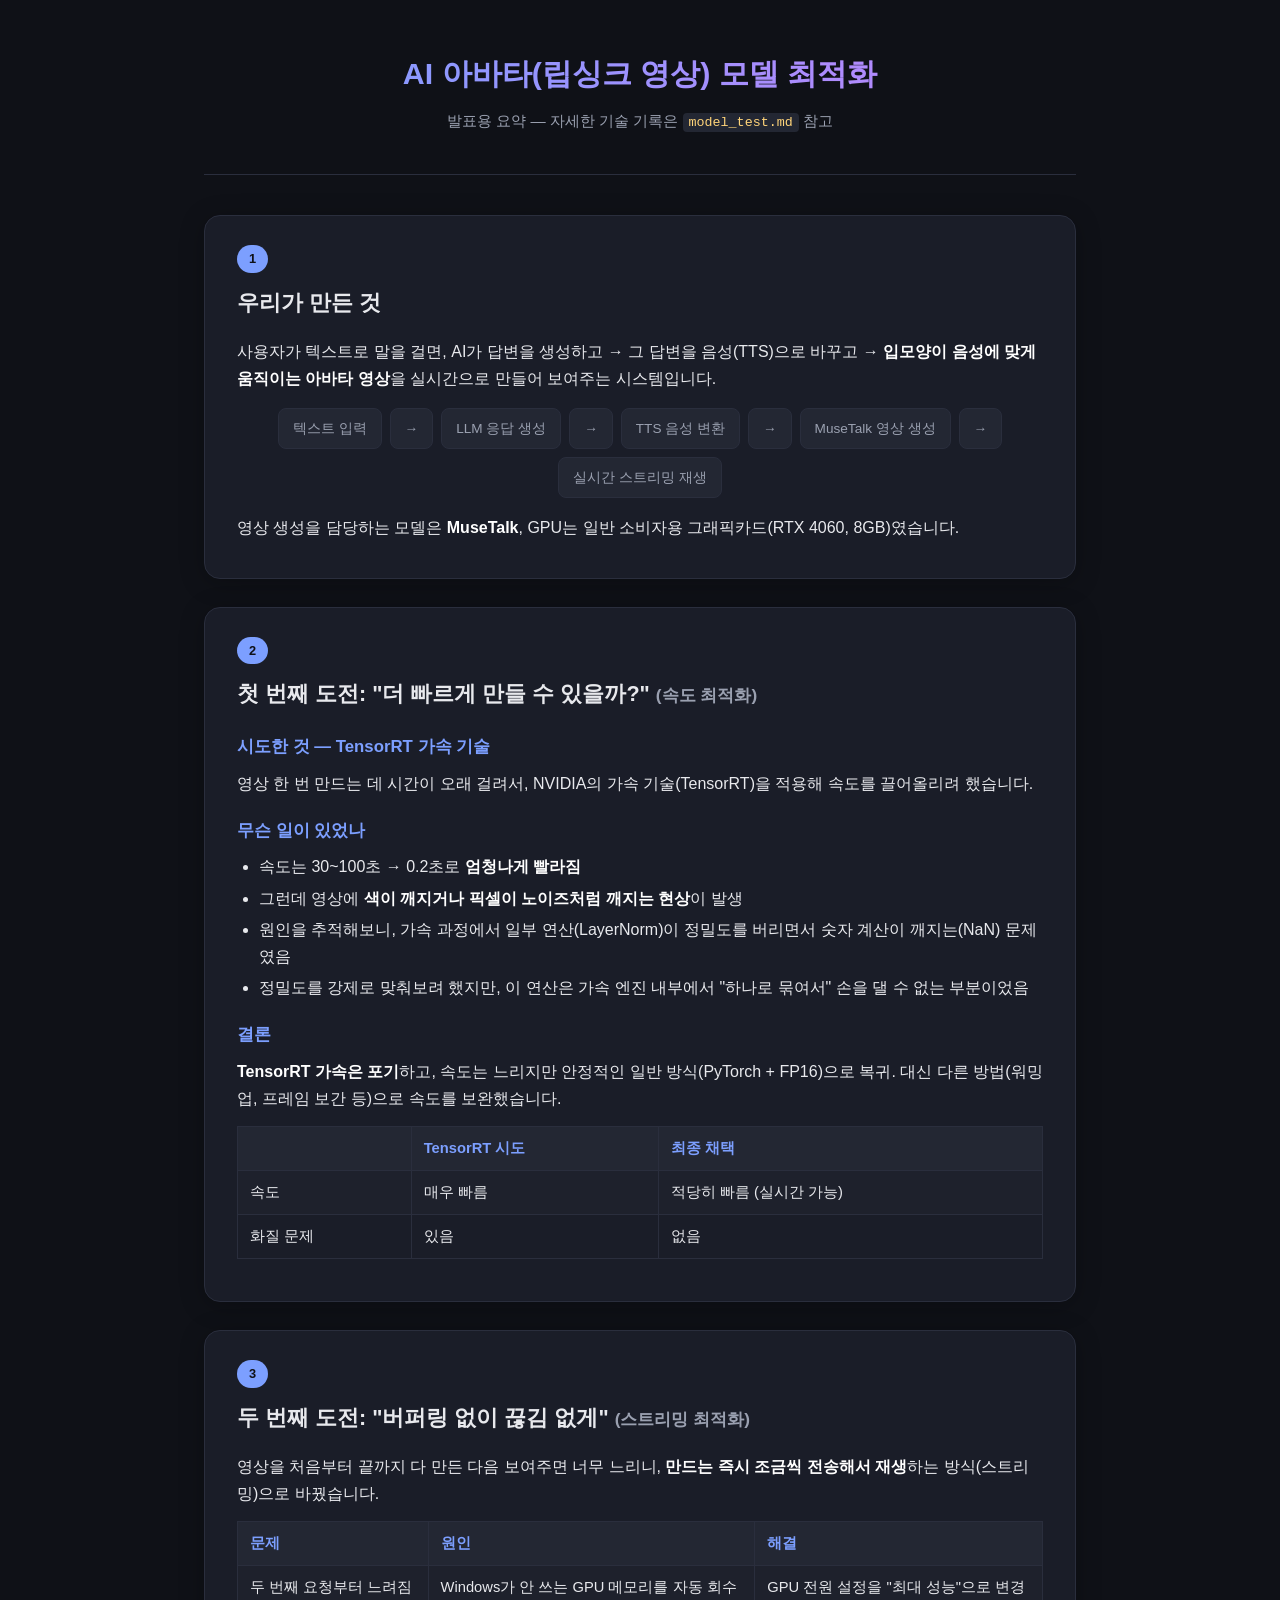
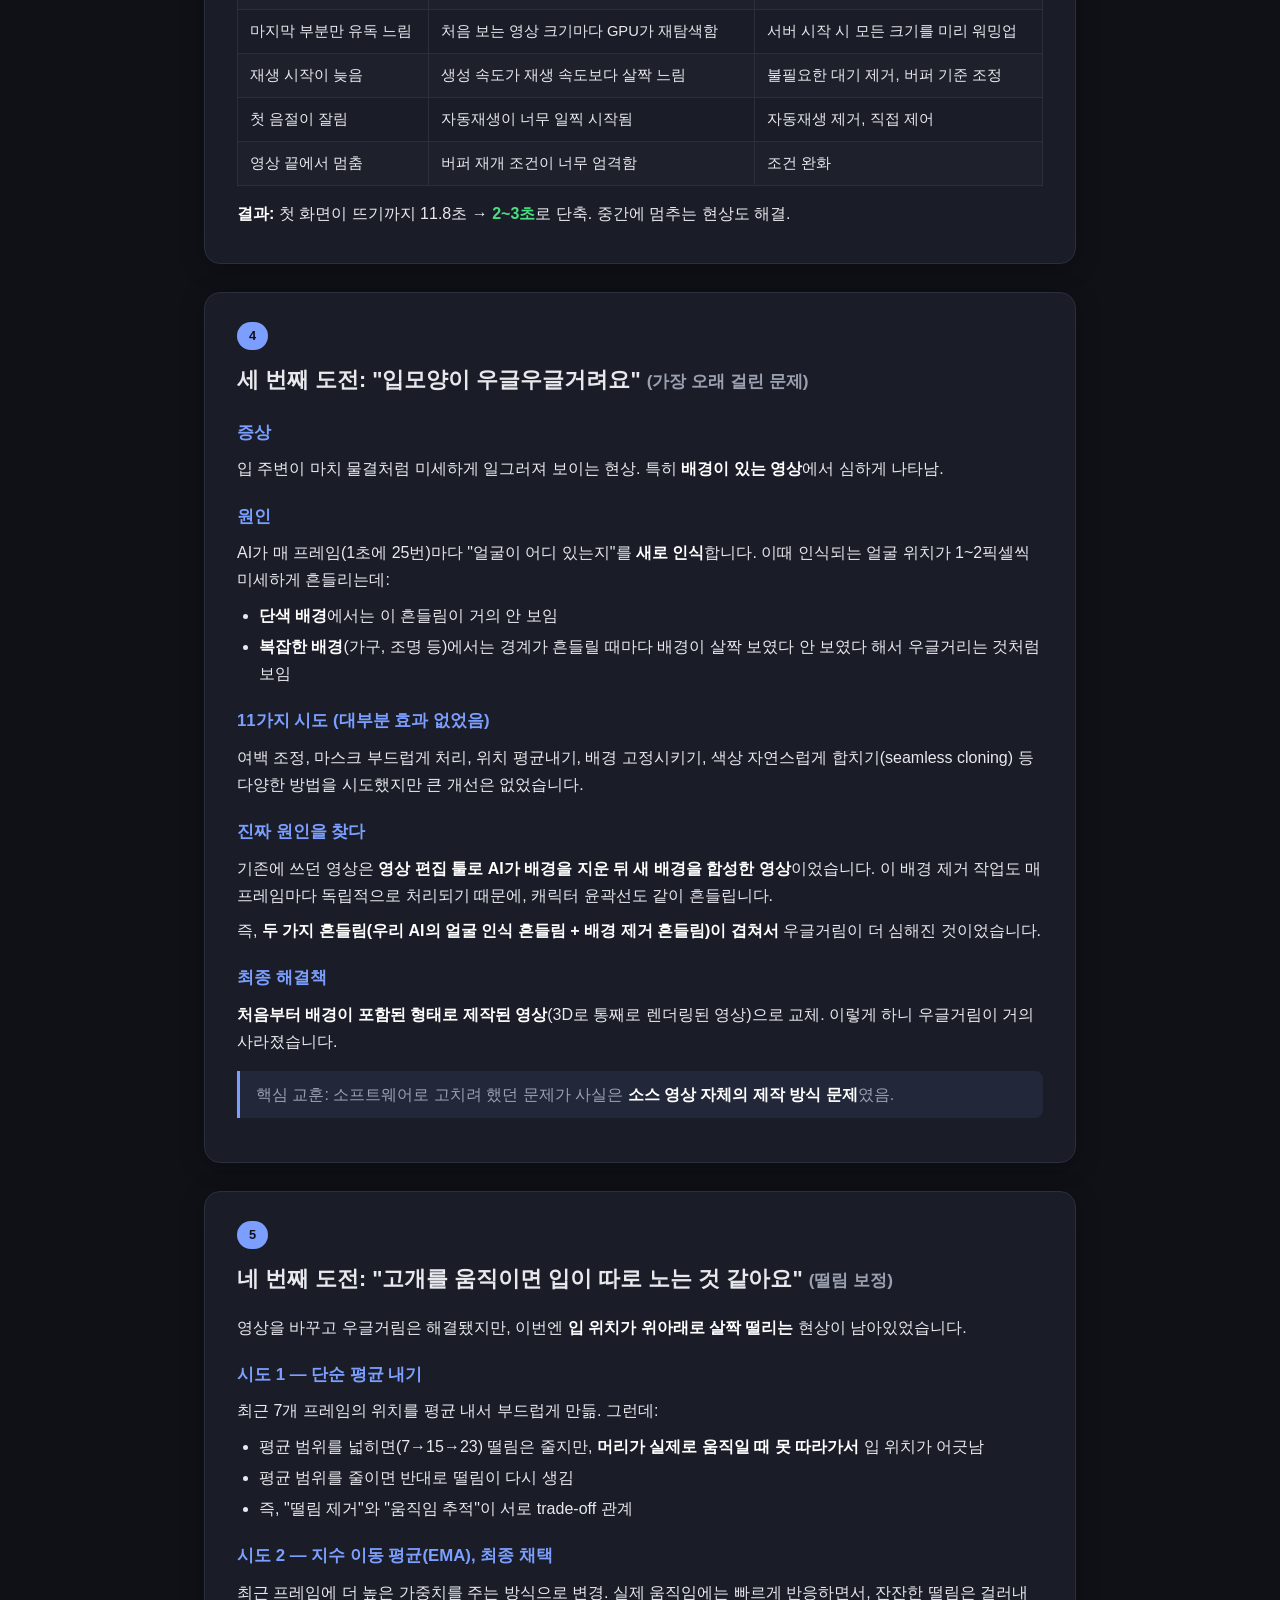
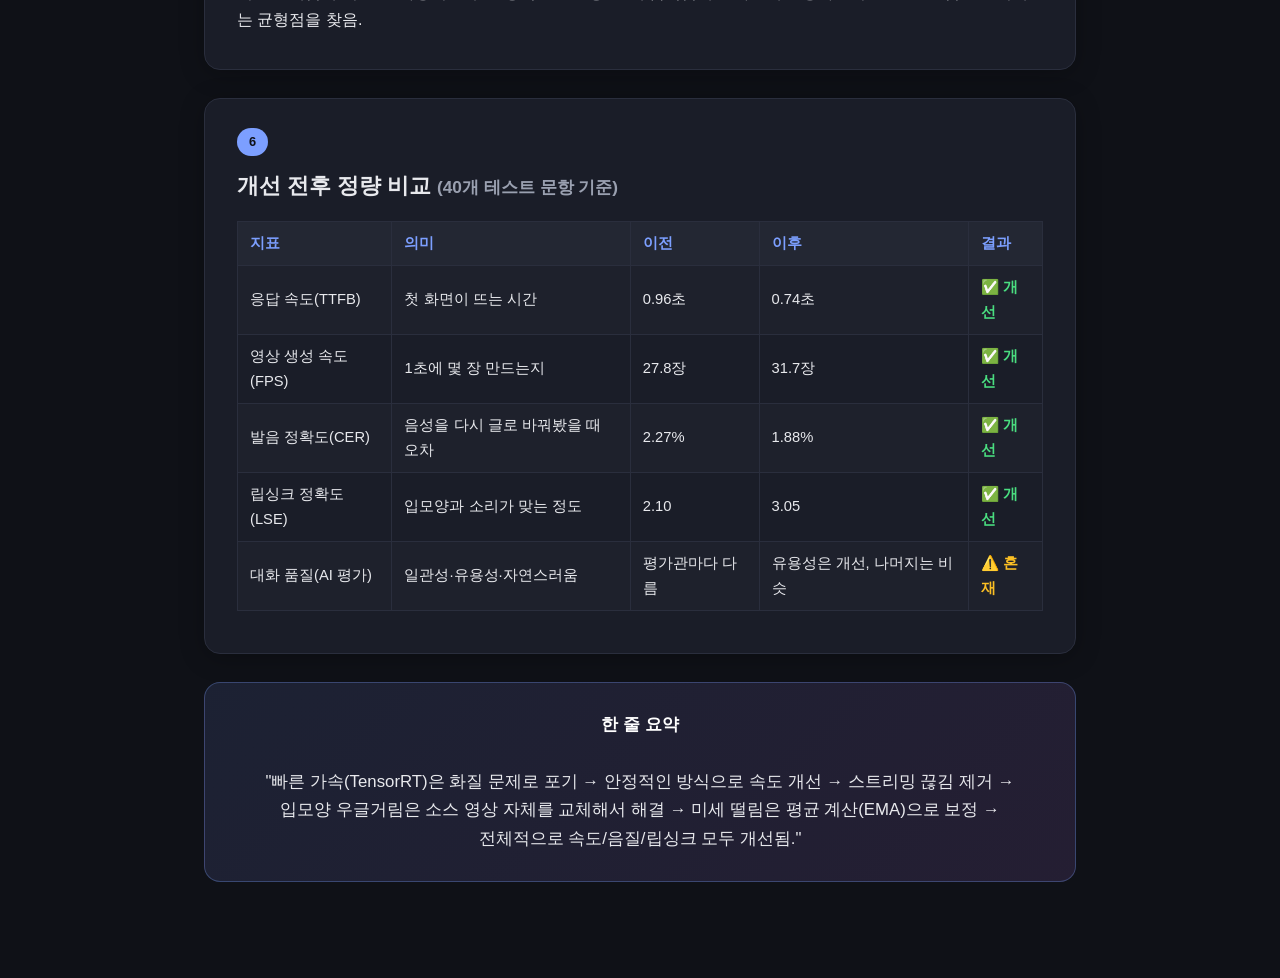
<file: 발표용_모델최적화_요약.html>
<!DOCTYPE html>
<html lang="ko">
<head>
<meta charset="UTF-8">
<meta name="viewport" content="width=device-width, initial-scale=1.0">
<title>AI 아바타 모델 최적화 — 발표용 요약</title>
<style>
  :root {
    --bg: #0f1117;
    --card: #1a1d28;
    --card-border: #2a2e3d;
    --text: #e8e9ed;
    --muted: #9aa0b0;
    --accent: #7c9fff;
    --good: #4ade80;
    --warn: #fbbf24;
    --bad: #f87171;
  }
  * { box-sizing: border-box; }
  body {
    margin: 0;
    padding: 0;
    background: var(--bg);
    color: var(--text);
    font-family: "Segoe UI", "Apple SD Gothic Neo", "Malgun Gothic", sans-serif;
    line-height: 1.7;
  }
  .wrap {
    max-width: 920px;
    margin: 0 auto;
    padding: 48px 24px 96px;
  }
  header.title {
    text-align: center;
    margin-bottom: 12px;
  }
  header.title h1 {
    font-size: 1.9rem;
    margin: 0 0 8px;
    background: linear-gradient(90deg, #7c9fff, #c084fc);
    -webkit-background-clip: text;
    background-clip: text;
    color: transparent;
  }
  header.title p {
    color: var(--muted);
    font-size: 0.95rem;
    margin: 0;
  }
  .divider {
    border: none;
    border-top: 1px solid var(--card-border);
    margin: 40px 0;
  }
  section.card {
    background: var(--card);
    border: 1px solid var(--card-border);
    border-radius: 16px;
    padding: 28px 32px;
    margin-bottom: 28px;
    box-shadow: 0 4px 24px rgba(0,0,0,0.25);
  }
  section.card .num {
    display: inline-block;
    background: var(--accent);
    color: #0f1117;
    font-weight: 700;
    font-size: 0.8rem;
    border-radius: 999px;
    padding: 3px 12px;
    margin-bottom: 12px;
  }
  h2 {
    font-size: 1.35rem;
    margin: 0 0 16px;
  }
  h3 {
    font-size: 1.05rem;
    color: var(--accent);
    margin: 20px 0 8px;
  }
  p { margin: 8px 0; }
  ul { margin: 8px 0; padding-left: 22px; }
  li { margin: 4px 0; }
  strong { color: #fff; }
  blockquote {
    border-left: 3px solid var(--accent);
    margin: 16px 0;
    padding: 10px 16px;
    background: rgba(124,159,255,0.08);
    border-radius: 0 8px 8px 0;
    color: var(--muted);
    font-style: normal;
  }
  table {
    width: 100%;
    border-collapse: collapse;
    margin: 14px 0;
    font-size: 0.92rem;
  }
  th, td {
    border: 1px solid var(--card-border);
    padding: 9px 12px;
    text-align: left;
  }
  th {
    background: #232733;
    color: var(--accent);
    font-weight: 600;
  }
  tr:nth-child(even) td { background: rgba(255,255,255,0.02); }
  code {
    background: #232733;
    padding: 2px 6px;
    border-radius: 4px;
    font-size: 0.88em;
    color: #ffd479;
  }
  .tag-good { color: var(--good); font-weight: 600; }
  .tag-warn { color: var(--warn); font-weight: 600; }
  .summary-box {
    background: linear-gradient(135deg, rgba(124,159,255,0.12), rgba(192,132,252,0.12));
    border: 1px solid rgba(124,159,255,0.3);
    border-radius: 16px;
    padding: 28px 32px;
    text-align: center;
    font-size: 1.05rem;
    margin-top: 12px;
  }
  .flow {
    display: flex;
    flex-wrap: wrap;
    gap: 8px;
    justify-content: center;
    margin: 16px 0;
  }
  .flow span {
    background: #232733;
    border: 1px solid var(--card-border);
    border-radius: 8px;
    padding: 8px 14px;
    font-size: 0.85rem;
    color: var(--muted);
  }
  @media print {
    body { background: #fff; color: #111; }
    section.card { box-shadow: none; border: 1px solid #ddd; break-inside: avoid; }
  }
</style>
</head>
<body>
<div class="wrap">

  <header class="title">
    <h1>AI 아바타(립싱크 영상) 모델 최적화</h1>
    <p>발표용 요약 — 자세한 기술 기록은 <code>model_test.md</code> 참고</p>
  </header>

  <hr class="divider">

  <section class="card">
    <span class="num">1</span>
    <h2>우리가 만든 것</h2>
    <p>사용자가 텍스트로 말을 걸면, AI가 답변을 생성하고 → 그 답변을 음성(TTS)으로 바꾸고 → <strong>입모양이 음성에 맞게 움직이는 아바타 영상</strong>을 실시간으로 만들어 보여주는 시스템입니다.</p>
    <div class="flow">
      <span>텍스트 입력</span><span>→</span><span>LLM 응답 생성</span><span>→</span><span>TTS 음성 변환</span><span>→</span><span>MuseTalk 영상 생성</span><span>→</span><span>실시간 스트리밍 재생</span>
    </div>
    <p>영상 생성을 담당하는 모델은 <strong>MuseTalk</strong>, GPU는 일반 소비자용 그래픽카드(RTX 4060, 8GB)였습니다.</p>
  </section>

  <section class="card">
    <span class="num">2</span>
    <h2>첫 번째 도전: "더 빠르게 만들 수 있을까?" <span style="color:var(--muted); font-size:0.8em;">(속도 최적화)</span></h2>

    <h3>시도한 것 — TensorRT 가속 기술</h3>
    <p>영상 한 번 만드는 데 시간이 오래 걸려서, NVIDIA의 가속 기술(TensorRT)을 적용해 속도를 끌어올리려 했습니다.</p>

    <h3>무슨 일이 있었나</h3>
    <ul>
      <li>속도는 30~100초 → 0.2초로 <strong>엄청나게 빨라짐</strong></li>
      <li>그런데 영상에 <strong>색이 깨지거나 픽셀이 노이즈처럼 깨지는 현상</strong>이 발생</li>
      <li>원인을 추적해보니, 가속 과정에서 일부 연산(LayerNorm)이 정밀도를 버리면서 숫자 계산이 깨지는(NaN) 문제였음</li>
      <li>정밀도를 강제로 맞춰보려 했지만, 이 연산은 가속 엔진 내부에서 "하나로 묶여서" 손을 댈 수 없는 부분이었음</li>
    </ul>

    <h3>결론</h3>
    <p><strong>TensorRT 가속은 포기</strong>하고, 속도는 느리지만 안정적인 일반 방식(PyTorch + FP16)으로 복귀. 대신 다른 방법(워밍업, 프레임 보간 등)으로 속도를 보완했습니다.</p>
    <table>
      <tr><th></th><th>TensorRT 시도</th><th>최종 채택</th></tr>
      <tr><td>속도</td><td>매우 빠름</td><td>적당히 빠름 (실시간 가능)</td></tr>
      <tr><td>화질 문제</td><td>있음</td><td>없음</td></tr>
    </table>
  </section>

  <section class="card">
    <span class="num">3</span>
    <h2>두 번째 도전: "버퍼링 없이 끊김 없게" <span style="color:var(--muted); font-size:0.8em;">(스트리밍 최적화)</span></h2>
    <p>영상을 처음부터 끝까지 다 만든 다음 보여주면 너무 느리니, <strong>만드는 즉시 조금씩 전송해서 재생</strong>하는 방식(스트리밍)으로 바꿨습니다.</p>
    <table>
      <tr><th>문제</th><th>원인</th><th>해결</th></tr>
      <tr><td>두 번째 요청부터 느려짐</td><td>Windows가 안 쓰는 GPU 메모리를 자동 회수</td><td>GPU 전원 설정을 "최대 성능"으로 변경</td></tr>
      <tr><td>마지막 부분만 유독 느림</td><td>처음 보는 영상 크기마다 GPU가 재탐색함</td><td>서버 시작 시 모든 크기를 미리 워밍업</td></tr>
      <tr><td>재생 시작이 늦음</td><td>생성 속도가 재생 속도보다 살짝 느림</td><td>불필요한 대기 제거, 버퍼 기준 조정</td></tr>
      <tr><td>첫 음절이 잘림</td><td>자동재생이 너무 일찍 시작됨</td><td>자동재생 제거, 직접 제어</td></tr>
      <tr><td>영상 끝에서 멈춤</td><td>버퍼 재개 조건이 너무 엄격함</td><td>조건 완화</td></tr>
    </table>
    <p><strong>결과:</strong> 첫 화면이 뜨기까지 11.8초 → <span class="tag-good">2~3초</span>로 단축. 중간에 멈추는 현상도 해결.</p>
  </section>

  <section class="card">
    <span class="num">4</span>
    <h2>세 번째 도전: "입모양이 우글우글거려요" <span style="color:var(--muted); font-size:0.8em;">(가장 오래 걸린 문제)</span></h2>

    <h3>증상</h3>
    <p>입 주변이 마치 물결처럼 미세하게 일그러져 보이는 현상. 특히 <strong>배경이 있는 영상</strong>에서 심하게 나타남.</p>

    <h3>원인</h3>
    <p>AI가 매 프레임(1초에 25번)마다 "얼굴이 어디 있는지"를 <strong>새로 인식</strong>합니다. 이때 인식되는 얼굴 위치가 1~2픽셀씩 미세하게 흔들리는데:</p>
    <ul>
      <li><strong>단색 배경</strong>에서는 이 흔들림이 거의 안 보임</li>
      <li><strong>복잡한 배경</strong>(가구, 조명 등)에서는 경계가 흔들릴 때마다 배경이 살짝 보였다 안 보였다 해서 우글거리는 것처럼 보임</li>
    </ul>

    <h3>11가지 시도 (대부분 효과 없었음)</h3>
    <p>여백 조정, 마스크 부드럽게 처리, 위치 평균내기, 배경 고정시키기, 색상 자연스럽게 합치기(seamless cloning) 등 다양한 방법을 시도했지만 큰 개선은 없었습니다.</p>

    <h3>진짜 원인을 찾다</h3>
    <p>기존에 쓰던 영상은 <strong>영상 편집 툴로 AI가 배경을 지운 뒤 새 배경을 합성한 영상</strong>이었습니다. 이 배경 제거 작업도 매 프레임마다 독립적으로 처리되기 때문에, 캐릭터 윤곽선도 같이 흔들립니다.</p>
    <p>즉, <strong>두 가지 흔들림(우리 AI의 얼굴 인식 흔들림 + 배경 제거 흔들림)이 겹쳐서</strong> 우글거림이 더 심해진 것이었습니다.</p>

    <h3>최종 해결책</h3>
    <p><strong>처음부터 배경이 포함된 형태로 제작된 영상</strong>(3D로 통째로 렌더링된 영상)으로 교체. 이렇게 하니 우글거림이 거의 사라졌습니다.</p>
    <blockquote>핵심 교훈: 소프트웨어로 고치려 했던 문제가 사실은 <strong>소스 영상 자체의 제작 방식 문제</strong>였음.</blockquote>
  </section>

  <section class="card">
    <span class="num">5</span>
    <h2>네 번째 도전: "고개를 움직이면 입이 따로 노는 것 같아요" <span style="color:var(--muted); font-size:0.8em;">(떨림 보정)</span></h2>
    <p>영상을 바꾸고 우글거림은 해결됐지만, 이번엔 <strong>입 위치가 위아래로 살짝 떨리는</strong> 현상이 남아있었습니다.</p>

    <h3>시도 1 — 단순 평균 내기</h3>
    <p>최근 7개 프레임의 위치를 평균 내서 부드럽게 만듦. 그런데:</p>
    <ul>
      <li>평균 범위를 넓히면(7→15→23) 떨림은 줄지만, <strong>머리가 실제로 움직일 때 못 따라가서</strong> 입 위치가 어긋남</li>
      <li>평균 범위를 줄이면 반대로 떨림이 다시 생김</li>
      <li>즉, "떨림 제거"와 "움직임 추적"이 서로 trade-off 관계</li>
    </ul>

    <h3>시도 2 — 지수 이동 평균(EMA), 최종 채택</h3>
    <p>최근 프레임에 더 높은 가중치를 주는 방식으로 변경. 실제 움직임에는 빠르게 반응하면서, 잔잔한 떨림은 걸러내는 균형점을 찾음.</p>
  </section>

  <section class="card">
    <span class="num">6</span>
    <h2>개선 전후 정량 비교 <span style="color:var(--muted); font-size:0.8em;">(40개 테스트 문항 기준)</span></h2>
    <table>
      <tr><th>지표</th><th>의미</th><th>이전</th><th>이후</th><th>결과</th></tr>
      <tr><td>응답 속도(TTFB)</td><td>첫 화면이 뜨는 시간</td><td>0.96초</td><td>0.74초</td><td class="tag-good">✅ 개선</td></tr>
      <tr><td>영상 생성 속도(FPS)</td><td>1초에 몇 장 만드는지</td><td>27.8장</td><td>31.7장</td><td class="tag-good">✅ 개선</td></tr>
      <tr><td>발음 정확도(CER)</td><td>음성을 다시 글로 바꿔봤을 때 오차</td><td>2.27%</td><td>1.88%</td><td class="tag-good">✅ 개선</td></tr>
      <tr><td>립싱크 정확도(LSE)</td><td>입모양과 소리가 맞는 정도</td><td>2.10</td><td>3.05</td><td class="tag-good">✅ 개선</td></tr>
      <tr><td>대화 품질(AI 평가)</td><td>일관성·유용성·자연스러움</td><td>평가관마다 다름</td><td>유용성은 개선, 나머지는 비슷</td><td class="tag-warn">⚠️ 혼재</td></tr>
    </table>
  </section>

  <div class="summary-box">
    <strong>한 줄 요약</strong><br><br>
    "빠른 가속(TensorRT)은 화질 문제로 포기 → 안정적인 방식으로 속도 개선 → 스트리밍 끊김 제거 →<br>
    입모양 우글거림은 소스 영상 자체를 교체해서 해결 → 미세 떨림은 평균 계산(EMA)으로 보정 →<br>
    전체적으로 속도/음질/립싱크 모두 개선됨."
  </div>

</div>
</body>
</html>
</file>
